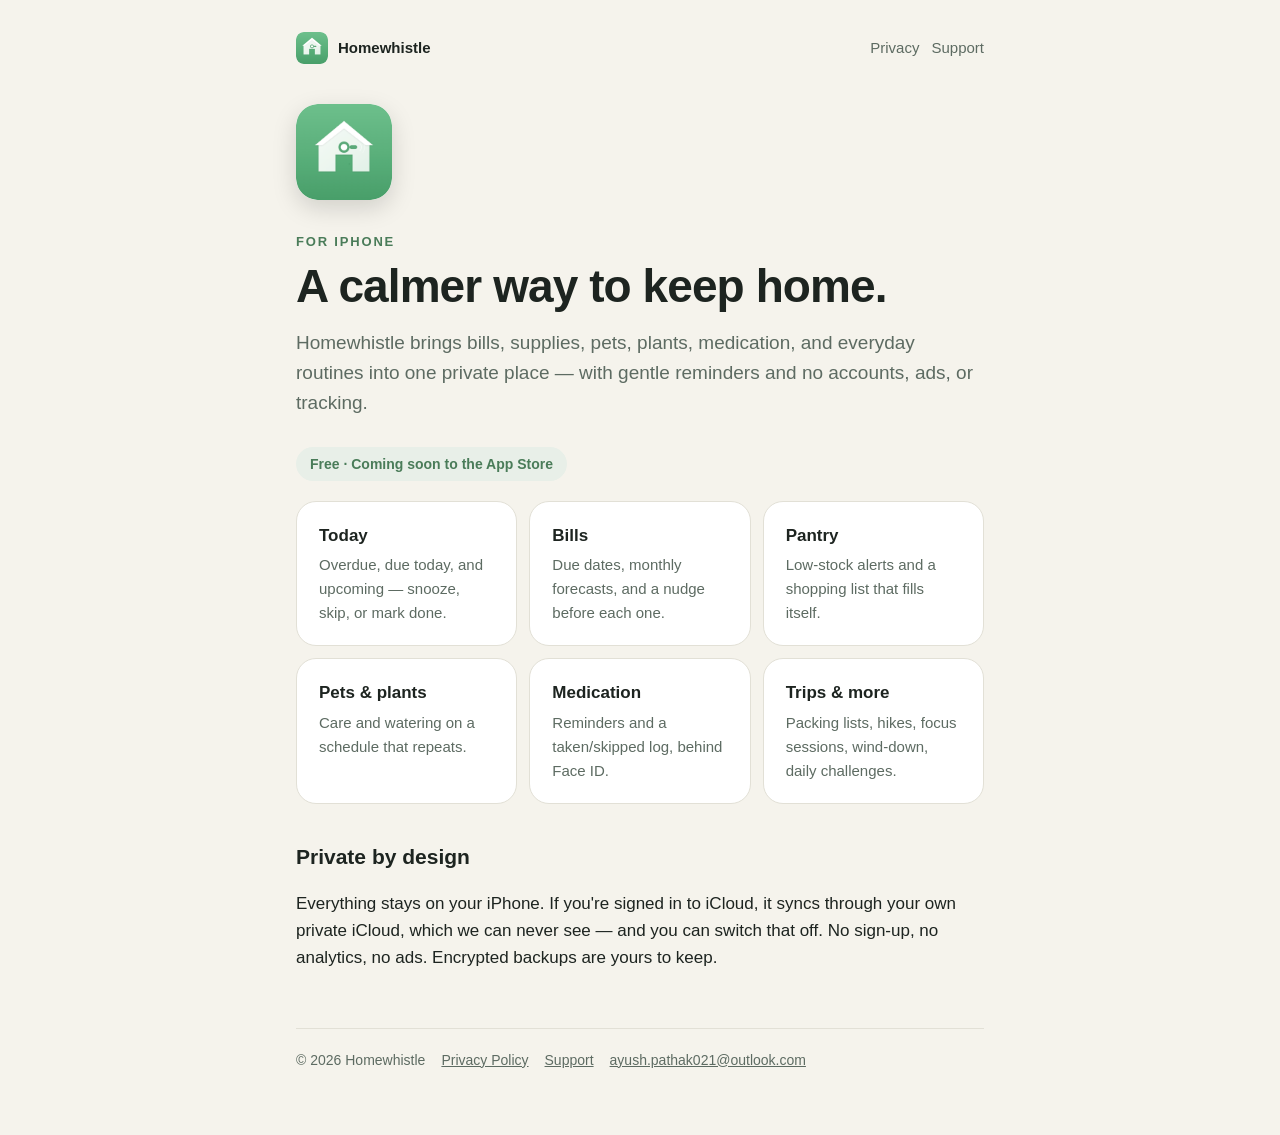
<file: index.html>
<!doctype html>
<html lang="en">
<head>
<meta charset="utf-8">
<meta name="viewport" content="width=device-width, initial-scale=1">
<title>Homewhistle — calm household reminders</title>
<meta name="description" content="A calm, private reminder app for bills, pantry, pets, plants, medication, and the rest of home.">
<link rel="icon" href="assets/favicon.png">
<link rel="apple-touch-icon" href="assets/icon.png">
<link rel="stylesheet" href="assets/style.css">
</head>
<body>
<div class="wrap">
<nav>
  <a class="brand" href=""><img src="assets/icon.png" alt="">Homewhistle</a>
  <a href="privacy/">Privacy</a>
  <a href="support/">Support</a>
</nav>
<main>
  <img class="hero-icon" src="assets/icon.png" alt="Homewhistle app icon">
  <p class="eyebrow">For iPhone</p>
  <h1>A calmer way to keep home.</h1>
  <p class="lede">Homewhistle brings bills, supplies, pets, plants, medication, and everyday routines into one private place — with gentle reminders and no accounts, ads, or tracking.</p>
  <span class="pill">Free · Coming soon to the App Store</span>

  <div class="grid">
    <div class="card"><h3>Today</h3><p>Overdue, due today, and upcoming — snooze, skip, or mark done.</p></div>
    <div class="card"><h3>Bills</h3><p>Due dates, monthly forecasts, and a nudge before each one.</p></div>
    <div class="card"><h3>Pantry</h3><p>Low-stock alerts and a shopping list that fills itself.</p></div>
    <div class="card"><h3>Pets &amp; plants</h3><p>Care and watering on a schedule that repeats.</p></div>
    <div class="card"><h3>Medication</h3><p>Reminders and a taken/skipped log, behind Face ID.</p></div>
    <div class="card"><h3>Trips &amp; more</h3><p>Packing lists, hikes, focus sessions, wind-down, daily challenges.</p></div>
  </div>

  <h2>Private by design</h2>
  <p>Everything stays on your iPhone. If you're signed in to iCloud, it syncs through your own private iCloud, which we can never see — and you can switch that off. No sign-up, no analytics, no ads. Encrypted backups are yours to keep.</p>
</main>
<footer>
  <span>© 2026 Homewhistle</span>
  <a href="privacy/">Privacy Policy</a>
  <a href="support/">Support</a>
  <a href="mailto:ayush.pathak021@outlook.com">ayush.pathak021@outlook.com</a>
</footer>
</div>
</body>
</html>
</file>
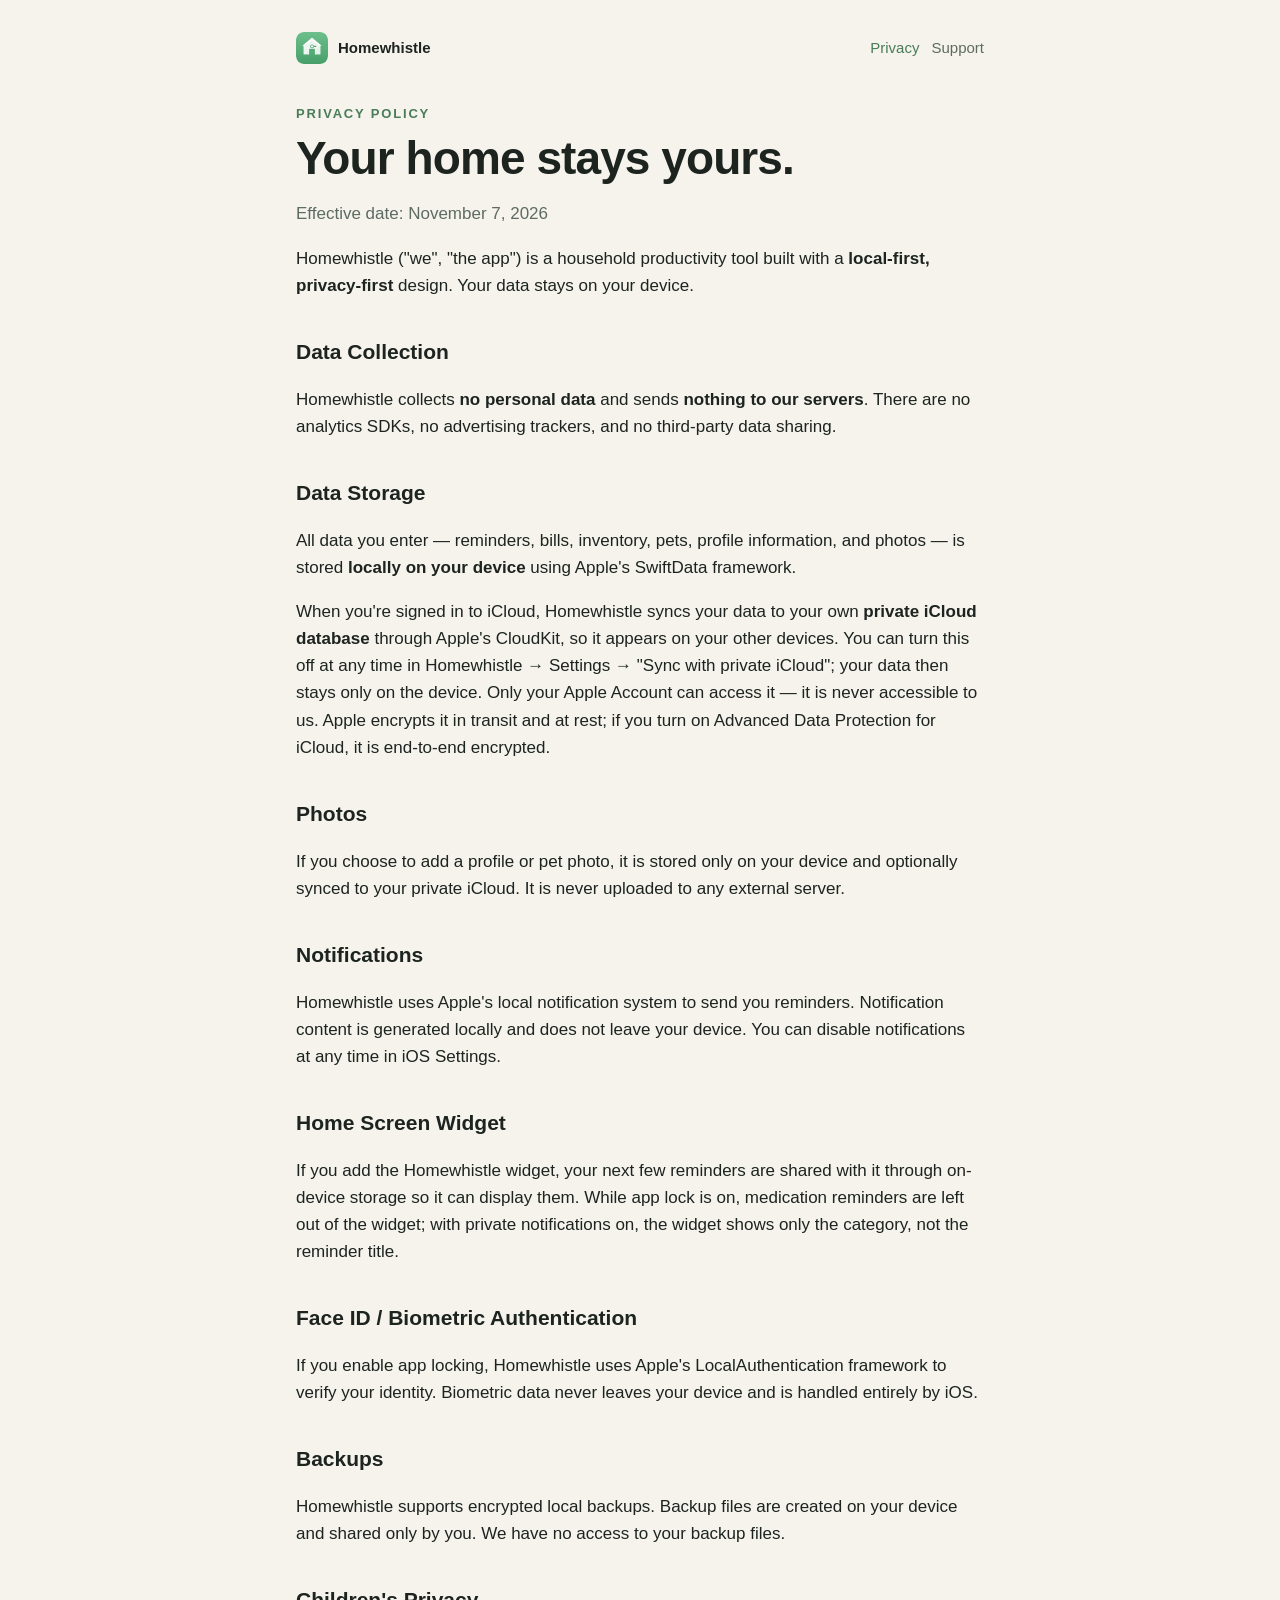
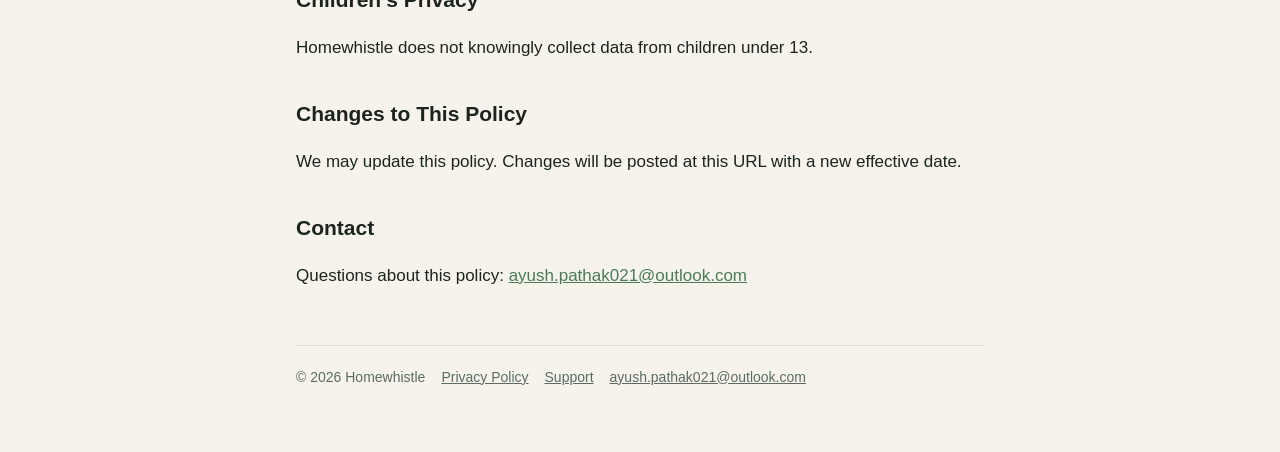
<file: privacy/index.html>
<!doctype html>
<html lang="en">
<head>
<meta charset="utf-8">
<meta name="viewport" content="width=device-width, initial-scale=1">
<title>Privacy Policy — Homewhistle</title>
<meta name="description" content="How Homewhistle handles your data: it stays on your device and in your private iCloud.">
<link rel="icon" href="../assets/favicon.png">
<link rel="apple-touch-icon" href="../assets/icon.png">
<link rel="stylesheet" href="../assets/style.css">
</head>
<body>
<div class="wrap">
<nav>
  <a class="brand" href="../"><img src="../assets/icon.png" alt="">Homewhistle</a>
  <a href="../privacy/" aria-current="page">Privacy</a>
  <a href="../support/">Support</a>
</nav>
<main>
  <p class="eyebrow">Privacy Policy</p>
  <h1>Your home stays yours.</h1>
  <p class="muted">Effective date: November 7, 2026</p>

<p>Homewhistle ("we", "the app") is a household productivity tool built with a <strong>local-first, privacy-first</strong> design. Your data stays on your device.</p>

<h2>Data Collection</h2>
<p>Homewhistle collects <strong>no personal data</strong> and sends <strong>nothing to our servers</strong>. There are no analytics SDKs, no advertising trackers, and no third-party data sharing.</p>

<h2>Data Storage</h2>
<p>All data you enter — reminders, bills, inventory, pets, profile information, and photos — is stored <strong>locally on your device</strong> using Apple's SwiftData framework.</p>
<p>When you're signed in to iCloud, Homewhistle syncs your data to your own <strong>private iCloud database</strong> through Apple's CloudKit, so it appears on your other devices. You can turn this off at any time in Homewhistle → Settings → "Sync with private iCloud"; your data then stays only on the device. Only your Apple Account can access it — it is never accessible to us. Apple encrypts it in transit and at rest; if you turn on Advanced Data Protection for iCloud, it is end-to-end encrypted.</p>

<h2>Photos</h2>
<p>If you choose to add a profile or pet photo, it is stored only on your device and optionally synced to your private iCloud. It is never uploaded to any external server.</p>

<h2>Notifications</h2>
<p>Homewhistle uses Apple's local notification system to send you reminders. Notification content is generated locally and does not leave your device. You can disable notifications at any time in iOS Settings.</p>

<h2>Home Screen Widget</h2>
<p>If you add the Homewhistle widget, your next few reminders are shared with it through on-device storage so it can display them. While app lock is on, medication reminders are left out of the widget; with private notifications on, the widget shows only the category, not the reminder title.</p>

<h2>Face ID / Biometric Authentication</h2>
<p>If you enable app locking, Homewhistle uses Apple's LocalAuthentication framework to verify your identity. Biometric data never leaves your device and is handled entirely by iOS.</p>

<h2>Backups</h2>
<p>Homewhistle supports encrypted local backups. Backup files are created on your device and shared only by you. We have no access to your backup files.</p>

<h2>Children's Privacy</h2>
<p>Homewhistle does not knowingly collect data from children under 13.</p>

<h2>Changes to This Policy</h2>
<p>We may update this policy. Changes will be posted at this URL with a new effective date.</p>

<h2>Contact</h2>
<p>Questions about this policy: <a href="mailto:ayush.pathak021@outlook.com">ayush.pathak021@outlook.com</a></p>
</main>
<footer>
  <span>© 2026 Homewhistle</span>
  <a href="../privacy/">Privacy Policy</a>
  <a href="../support/">Support</a>
  <a href="mailto:ayush.pathak021@outlook.com">ayush.pathak021@outlook.com</a>
</footer>
</div>
</body>
</html>
</file>
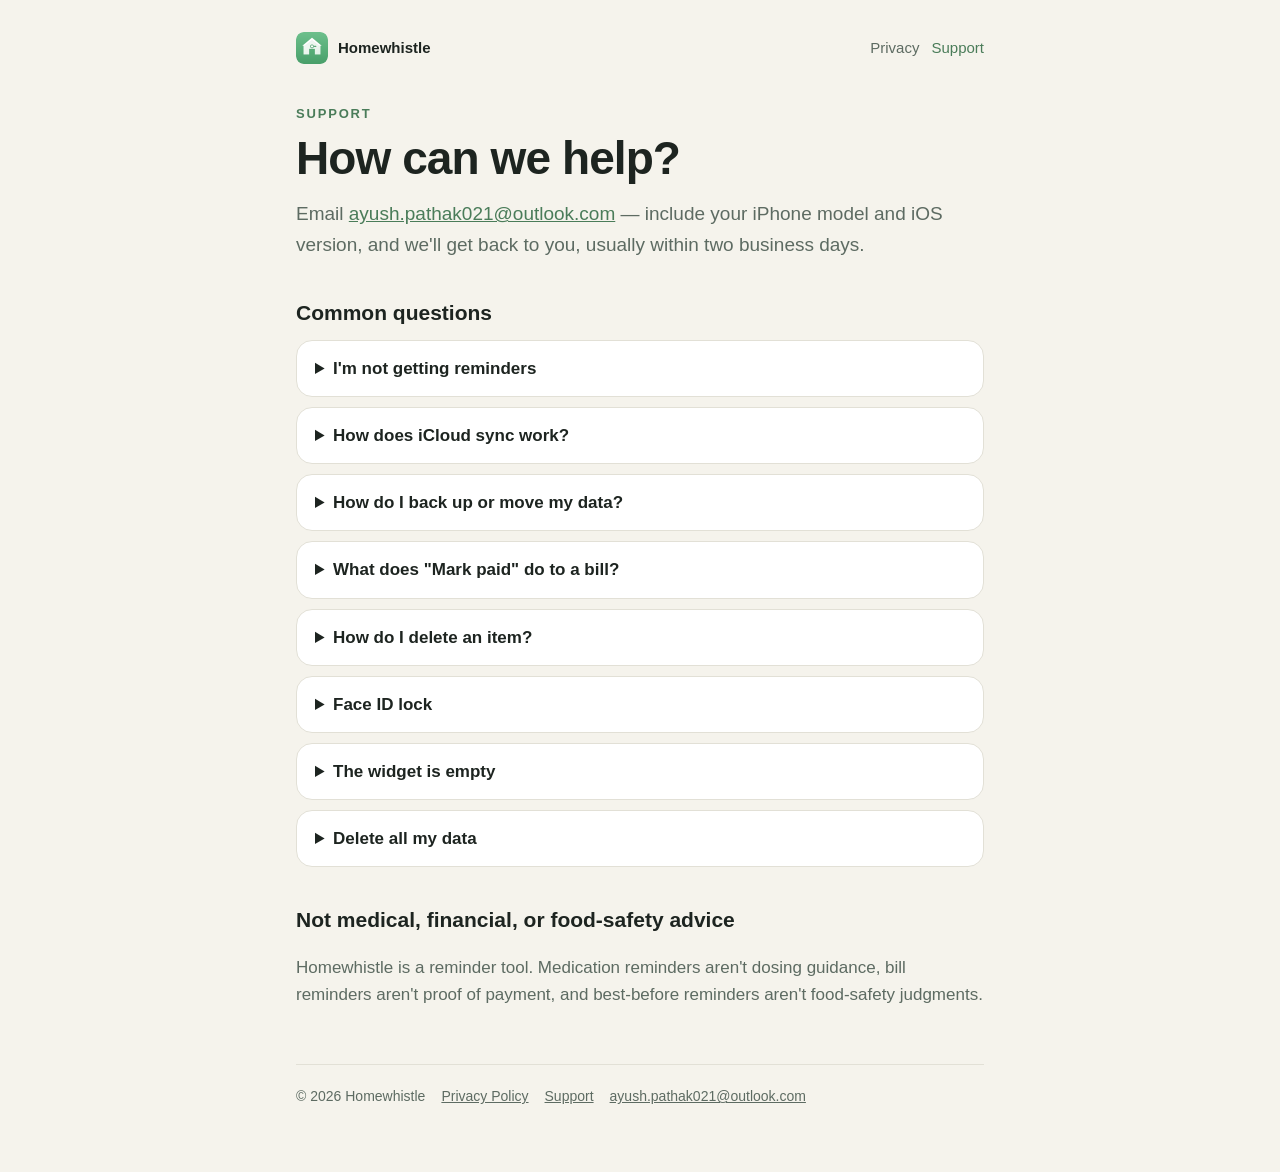
<file: support/index.html>
<!doctype html>
<html lang="en">
<head>
<meta charset="utf-8">
<meta name="viewport" content="width=device-width, initial-scale=1">
<title>Support — Homewhistle</title>
<meta name="description" content="Help with Homewhistle: reminders, iCloud sync, backups, Face ID, and the widget.">
<link rel="icon" href="../assets/favicon.png">
<link rel="apple-touch-icon" href="../assets/icon.png">
<link rel="stylesheet" href="../assets/style.css">
</head>
<body>
<div class="wrap">
<nav>
  <a class="brand" href="../"><img src="../assets/icon.png" alt="">Homewhistle</a>
  <a href="../privacy/">Privacy</a>
  <a href="../support/" aria-current="page">Support</a>
</nav>
<main>
  <p class="eyebrow">Support</p>
  <h1>How can we help?</h1>
  <p class="lede">Email <a href="mailto:ayush.pathak021@outlook.com?subject=Homewhistle%20support">ayush.pathak021@outlook.com</a> — include your iPhone model and iOS version, and we'll get back to you, usually within two business days.</p>

  <h2>Common questions</h2>
  <details><summary>I'm not getting reminders</summary>
    <p>Open iOS Settings → Notifications → Homewhistle and make sure notifications are allowed. Reminders fire before the due time by your lead time (bills: a few days ahead). Items without a date, paused, or archived don't notify.</p></details>
  <details><summary>How does iCloud sync work?</summary>
    <p>When you're signed in to iCloud, Homewhistle syncs through your own private iCloud database so your data appears on your other devices. Turn it off in Homewhistle → Settings → "Sync with private iCloud"; the change applies the next time you open the app. We never have access to your iCloud data.</p></details>
  <details><summary>How do I back up or move my data?</summary>
    <p>Settings → Protect your data → Create backup, then Share to save it to Files or send it to yourself. Turn on "Encrypt backup" to protect it with a password. To restore, choose Restore backup, preview it, and pick Merge or Replace.</p></details>
  <details><summary>What does "Mark paid" do to a bill?</summary>
    <p>It records the payment and moves the bill — and its reminder — to the next due date. Homewhistle doesn't connect to your bank; amounts and dates are the ones you enter.</p></details>
  <details><summary>How do I delete an item?</summary>
    <p>On the Home tab, touch and hold an item and choose Delete. On Today, touch and hold a reminder. A message with Undo appears right after.</p></details>
  <details><summary>Face ID lock</summary>
    <p>Turn on Settings → "Require Face ID or passcode". Homewhistle locks when you leave the app and asks again when you return. If your iPhone has no passcode set, the lock can't be enforced, so the app opens normally.</p></details>
  <details><summary>The widget is empty</summary>
    <p>Open Homewhistle once so it can share your next reminders with the widget. With app lock on, medication is left out; with private notifications on, only categories are shown.</p></details>
  <details><summary>Delete all my data</summary>
    <p>Settings → Danger zone → Delete all local data removes everything on this device, including your name and photo. To also remove synced copies, turn off iCloud sync first or delete Homewhistle's data in iOS Settings → [your name] → iCloud → Manage Storage.</p></details>

  <h2>Not medical, financial, or food-safety advice</h2>
  <p class="muted">Homewhistle is a reminder tool. Medication reminders aren't dosing guidance, bill reminders aren't proof of payment, and best-before reminders aren't food-safety judgments.</p>
</main>
<footer>
  <span>© 2026 Homewhistle</span>
  <a href="../privacy/">Privacy Policy</a>
  <a href="../support/">Support</a>
  <a href="mailto:ayush.pathak021@outlook.com">ayush.pathak021@outlook.com</a>
</footer>
</div>
</body>
</html>
</file>
<file: assets/style.css>
:root {
  --canvas: #f5f3ec; --paper: #ffffff; --ink: #1d2420; --muted: #5d6b62;
  --sage: #4a7c59; --line: #e2e0d6; --chip: #e8efe8;
  color-scheme: light dark;
}
@media (prefers-color-scheme: dark) {
  :root { --canvas: #121614; --paper: #1d2420; --ink: #edf2ed; --muted: #a3b0a7;
          --sage: #7fb08c; --line: #2c3530; --chip: #24302a; }
}
* { box-sizing: border-box; }
html { -webkit-text-size-adjust: 100%; }
body {
  margin: 0; background: var(--canvas); color: var(--ink);
  font: 17px/1.6 -apple-system, BlinkMacSystemFont, "SF Pro Text", "Segoe UI", Roboto, sans-serif;
}
.wrap { max-width: 720px; margin: 0 auto; padding: 32px 16px 64px; }
nav { display: flex; align-items: center; gap: 12px; flex-wrap: wrap; margin-bottom: 40px; }
nav .brand { display: flex; align-items: center; gap: 10px; font-weight: 700; color: var(--ink); text-decoration: none; margin-right: auto; }
nav .brand img { width: 32px; height: 32px; border-radius: 8px; }
nav a { color: var(--muted); text-decoration: none; font-size: 15px; }
nav a:hover, nav a[aria-current="page"] { color: var(--sage); }
.eyebrow { color: var(--sage); font-size: 13px; font-weight: 700; letter-spacing: .14em; text-transform: uppercase; margin: 0 0 8px; }
h1 { font-size: clamp(32px, 7vw, 46px); line-height: 1.1; margin: 0 0 16px; letter-spacing: -.02em; }
h2 { font-size: 21px; margin: 36px 0 8px; }
p, li { color: var(--ink); }
.lede { font-size: 19px; color: var(--muted); margin: 0 0 28px; }
.muted { color: var(--muted); }
a { color: var(--sage); }
.hero-icon { width: 96px; height: 96px; border-radius: 22px; box-shadow: 0 8px 24px rgba(0,0,0,.15); margin-bottom: 24px; }
.card { background: var(--paper); border: 1px solid var(--line); border-radius: 20px; padding: 20px 22px; margin: 16px 0; }
.grid { display: grid; grid-template-columns: repeat(auto-fit, minmax(200px, 1fr)); gap: 12px; margin: 20px 0; }
.grid .card { margin: 0; }
.grid h3 { margin: 0 0 4px; font-size: 17px; }
.grid p { margin: 0; color: var(--muted); font-size: 15px; }
.pill { display: inline-block; background: var(--chip); color: var(--sage); border-radius: 999px; padding: 6px 14px; font-size: 14px; font-weight: 600; }
details { background: var(--paper); border: 1px solid var(--line); border-radius: 16px; padding: 14px 18px; margin: 10px 0; }
summary { cursor: pointer; font-weight: 600; }
details p { margin: 10px 0 2px; color: var(--muted); }
footer { margin-top: 56px; padding-top: 20px; border-top: 1px solid var(--line); color: var(--muted); font-size: 14px; display: flex; gap: 16px; flex-wrap: wrap; }
footer a { color: var(--muted); }
</file>
